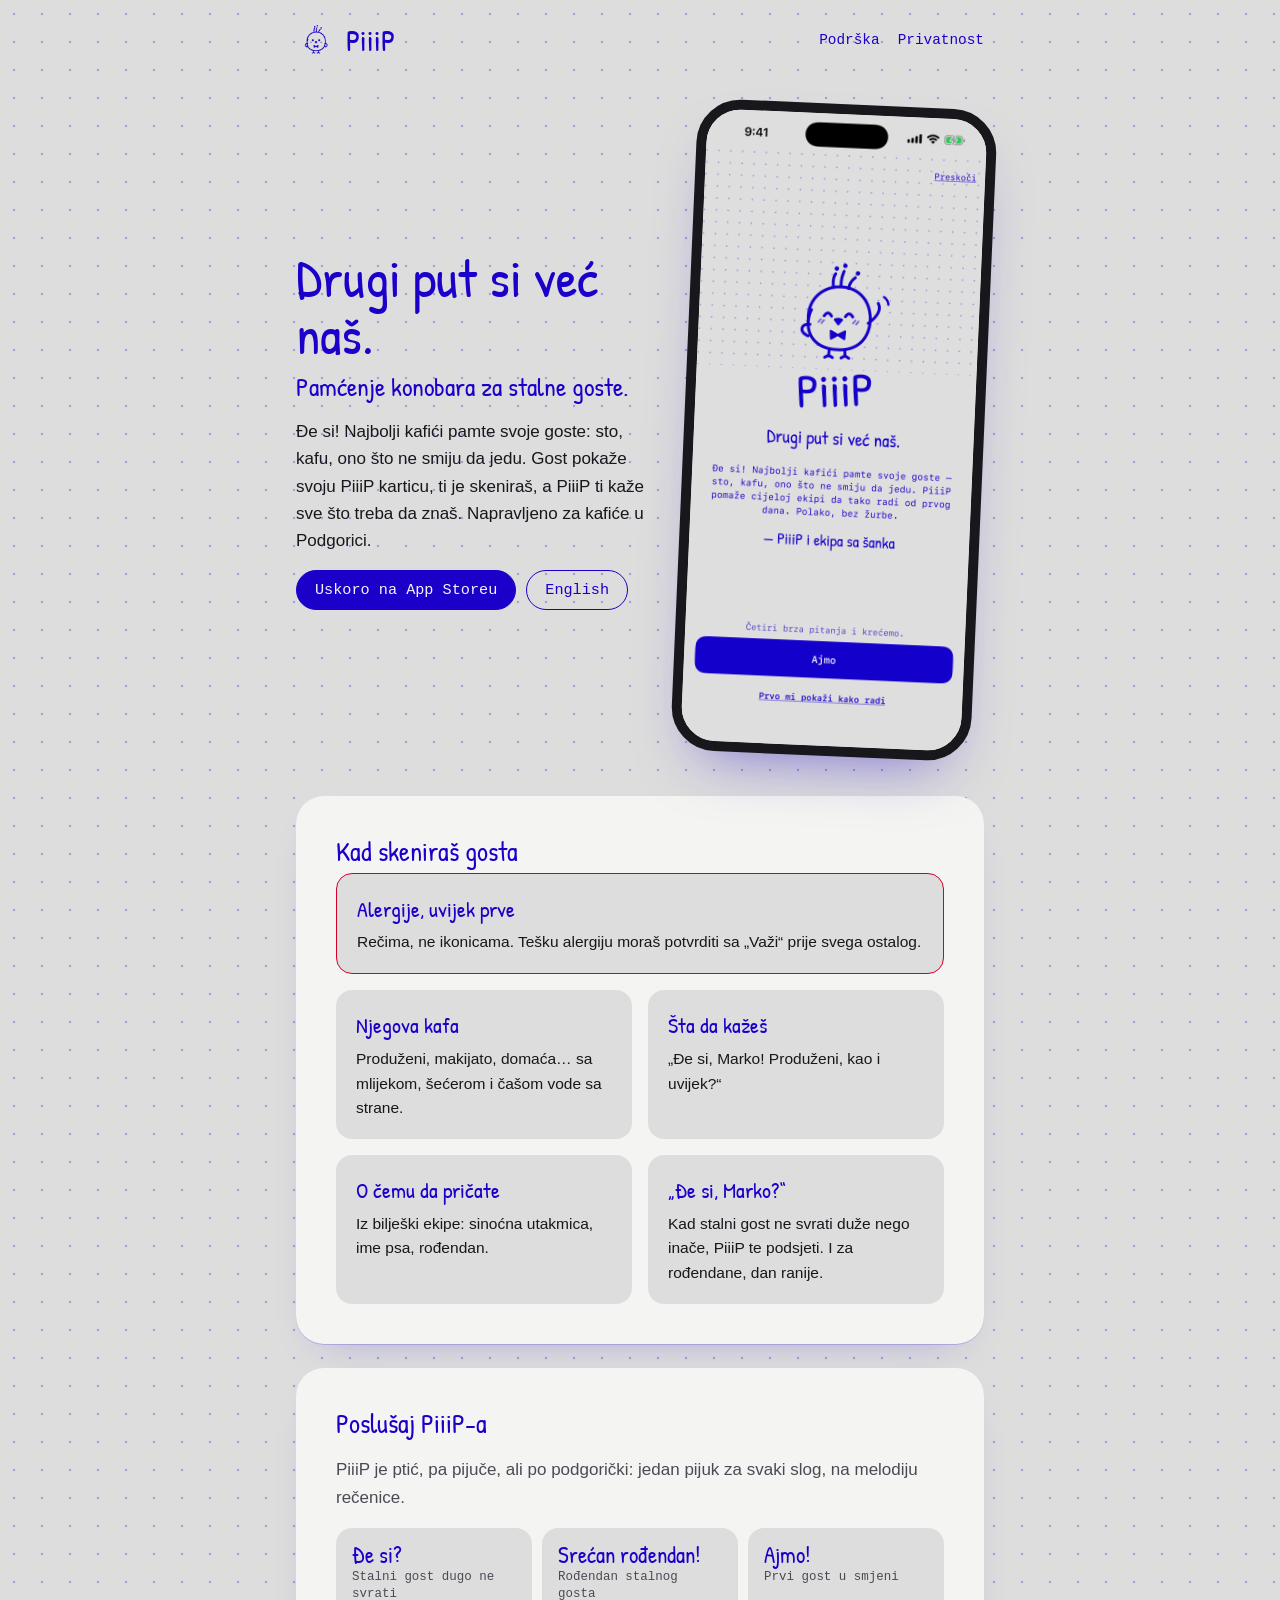
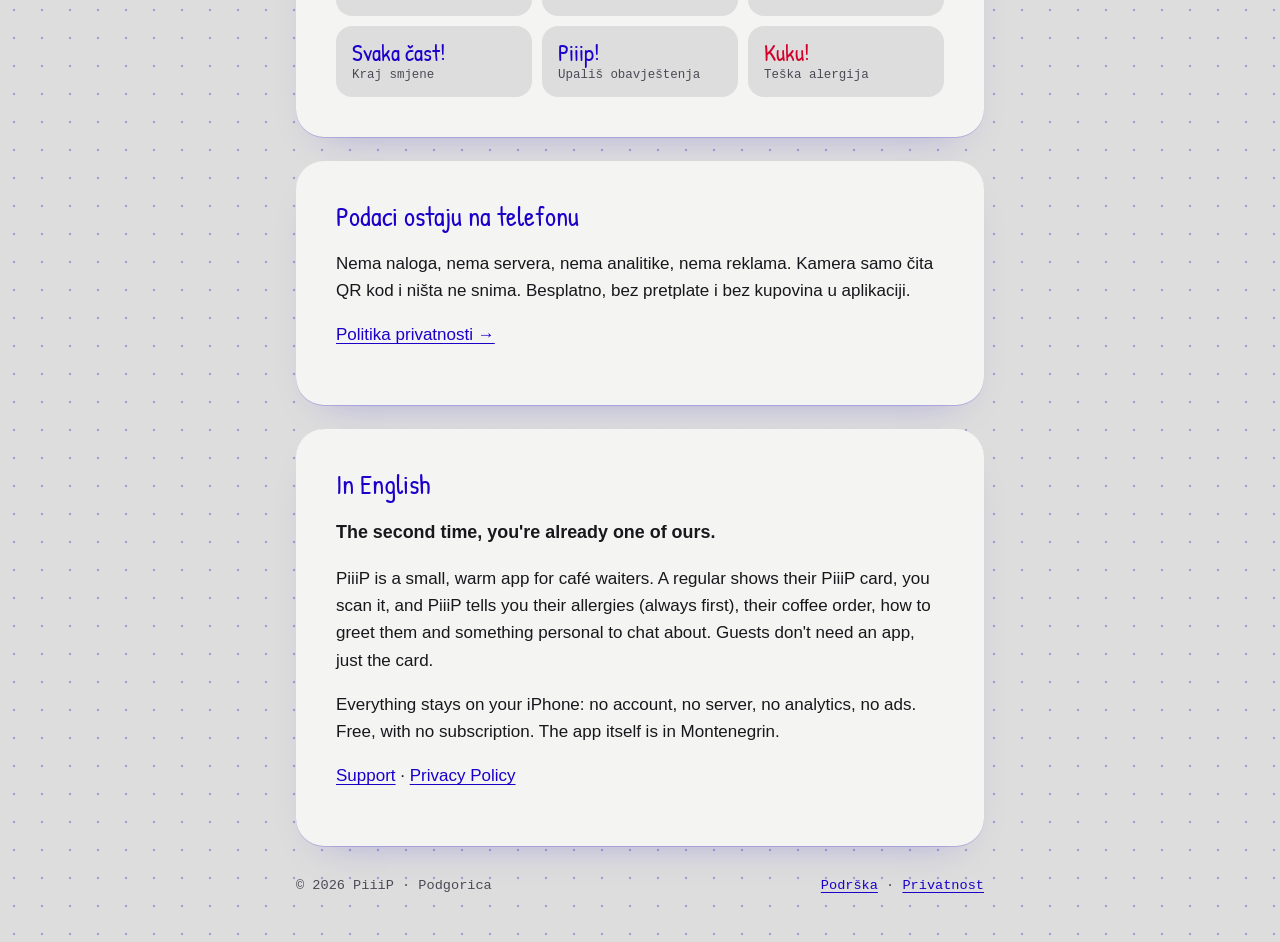
<file: index.html>
<!doctype html>
<html lang="sr-Latn-ME">
<head>
<meta charset="utf-8">
<meta name="viewport" content="width=device-width, initial-scale=1">
<title>PiiiP – Drugi put si već naš</title>
<meta name="description" content="PiiiP je mala aplikacija za konobare: skeniraš karticu stalnog gosta i znaš njegovu kafu, alergije i šta da ga pitaš. / A small app for waiters: scan a regular's card and know their coffee, allergies and what to chat about.">
<link rel="icon" type="image/png" href="assets/favicon.png">
<link rel="apple-touch-icon" href="assets/apple-touch-icon.png">
<link rel="preconnect" href="https://fonts.googleapis.com">
<link rel="preconnect" href="https://fonts.gstatic.com" crossorigin>
<link rel="stylesheet" href="https://fonts.googleapis.com/css2?family=Patrick+Hand&display=swap">
<link rel="stylesheet" href="assets/site.css">
</head>
<body>
<header class="site-head">
  <div class="wrap">
    <a class="brand" href="./"><img src="assets/icon.png" width="40" height="40" alt=""><span>PiiiP</span></a>
    <nav class="site-nav" aria-label="Glavni meni">
      <a href="support/">Podrška</a>
      <a href="privacy/">Privatnost</a>
    </nav>
  </div>
</header>

<main class="wrap">
  <section class="hero" aria-labelledby="hero-title">
    <div>
      <h1 id="hero-title">Drugi put si već naš.</h1>
      <p class="tagline">Pamćenje konobara za stalne goste.</p>
      <p>Đe si! Najbolji kafići pamte svoje goste: sto, kafu, ono što ne smiju da jedu. Gost pokaže svoju PiiiP karticu, ti je skeniraš, a PiiiP ti kaže sve što treba da znaš. Napravljeno za kafiće u Podgorici.</p>
      <div class="badge-row">
        <span class="pill solid">Uskoro na App Storeu</span>
        <a class="pill ghost" href="#en">English</a>
      </div>
    </div>
    <div class="phone">
      <img src="assets/screen-welcome.png" width="600" height="1303" alt="PiiiP, ptić sa leptir mašnom, na uvodnom ekranu: „Drugi put si već naš.“" fetchpriority="high">
    </div>
  </section>

  <section class="card" aria-labelledby="how-title">
    <h2 id="how-title" style="margin-top:0">Kad skeniraš gosta</h2>
    <ul class="features">
      <li><h3>Alergije, uvijek prve</h3><p>Rečima, ne ikonicama. Tešku alergiju moraš potvrditi sa „Važi“ prije svega ostalog.</p></li>
      <li><h3>Njegova kafa</h3><p>Produženi, makijato, domaća… sa mlijekom, šećerom i čašom vode sa strane.</p></li>
      <li><h3>Šta da kažeš</h3><p>„Đe si, Marko! Produženi, kao i uvijek?“</p></li>
      <li><h3>O čemu da pričate</h3><p>Iz bilješki ekipe: sinoćna utakmica, ime psa, rođendan.</p></li>
      <li><h3>„Đe si, Marko?“</h3><p>Kad stalni gost ne svrati duže nego inače, PiiiP te podsjeti. I za rođendane, dan ranije.</p></li>
    </ul>
  </section>

  <section class="card" aria-labelledby="hear-title">
    <h2 id="hear-title" style="margin-top:0">Poslušaj PiiiP-a</h2>
    <p class="soft">PiiiP je ptić, pa pijuče, ali po podgorički: jedan pijuk za svaki slog, na melodiju rečenice.</p>
    <div class="phrases">
      <button class="phrase" type="button" data-sound="dje-si"><span>Đe si?</span><small>Stalni gost dugo ne svrati</small></button>
      <button class="phrase" type="button" data-sound="rodjendan"><span>Srećan rođendan!</span><small>Rođendan stalnog gosta</small></button>
      <button class="phrase" type="button" data-sound="ajmo"><span>Ajmo!</span><small>Prvi gost u smjeni</small></button>
      <button class="phrase" type="button" data-sound="svaka-cast"><span>Svaka čast!</span><small>Kraj smjene</small></button>
      <button class="phrase" type="button" data-sound="piiip"><span>Piiip!</span><small>Upališ obavještenja</small></button>
      <button class="phrase alert" type="button" data-sound="kuku"><span>Kuku!</span><small>Teška alergija</small></button>
    </div>
  </section>

  <section class="card" aria-labelledby="data-title">
    <h2 id="data-title" style="margin-top:0">Podaci ostaju na telefonu</h2>
    <p>Nema naloga, nema servera, nema analitike, nema reklama. Kamera samo čita QR kod i ništa ne snima. Besplatno, bez pretplate i bez kupovina u aplikaciji.</p>
    <p><a href="privacy/">Politika privatnosti →</a></p>
  </section>

  <section id="en" class="card" lang="en" aria-labelledby="en-title">
    <h2 id="en-title" style="margin-top:0">In English</h2>
    <p class="lead">The second time, you're already one of ours.</p>
    <p>PiiiP is a small, warm app for café waiters. A regular shows their PiiiP card, you scan it, and PiiiP tells you their allergies (always first), their coffee order, how to greet them and something personal to chat about. Guests don't need an app, just the card.</p>
    <p>Everything stays on your iPhone: no account, no server, no analytics, no ads. Free, with no subscription. The app itself is in Montenegrin.</p>
    <p><a href="support/#en">Support</a> · <a href="privacy/#en">Privacy Policy</a></p>
  </section>
</main>

<footer class="site-foot">
  <div class="wrap">
    <span>© 2026 PiiiP · Podgorica</span>
    <span><a href="support/">Podrška</a> · <a href="privacy/">Privatnost</a></span>
  </div>
</footer>
<script>
  // Tap a phrase to hear it. One sound at a time; a second tap restarts it.
  (function () {
    var current = null;
    document.querySelectorAll('[data-sound]').forEach(function (button) {
      var audio = new Audio('assets/sounds/' + button.dataset.sound + '.m4a');
      audio.preload = 'none';
      audio.addEventListener('ended', function () { button.classList.remove('playing'); });
      button.addEventListener('click', function () {
        if (current && current !== audio) current.pause();
        document.querySelectorAll('.phrase.playing').forEach(function (b) { b.classList.remove('playing'); });
        current = audio;
        audio.currentTime = 0;
        audio.play().then(function () { button.classList.add('playing'); }).catch(function () {});
      });
    });
  })();
</script>
</body>
</html>
</file>
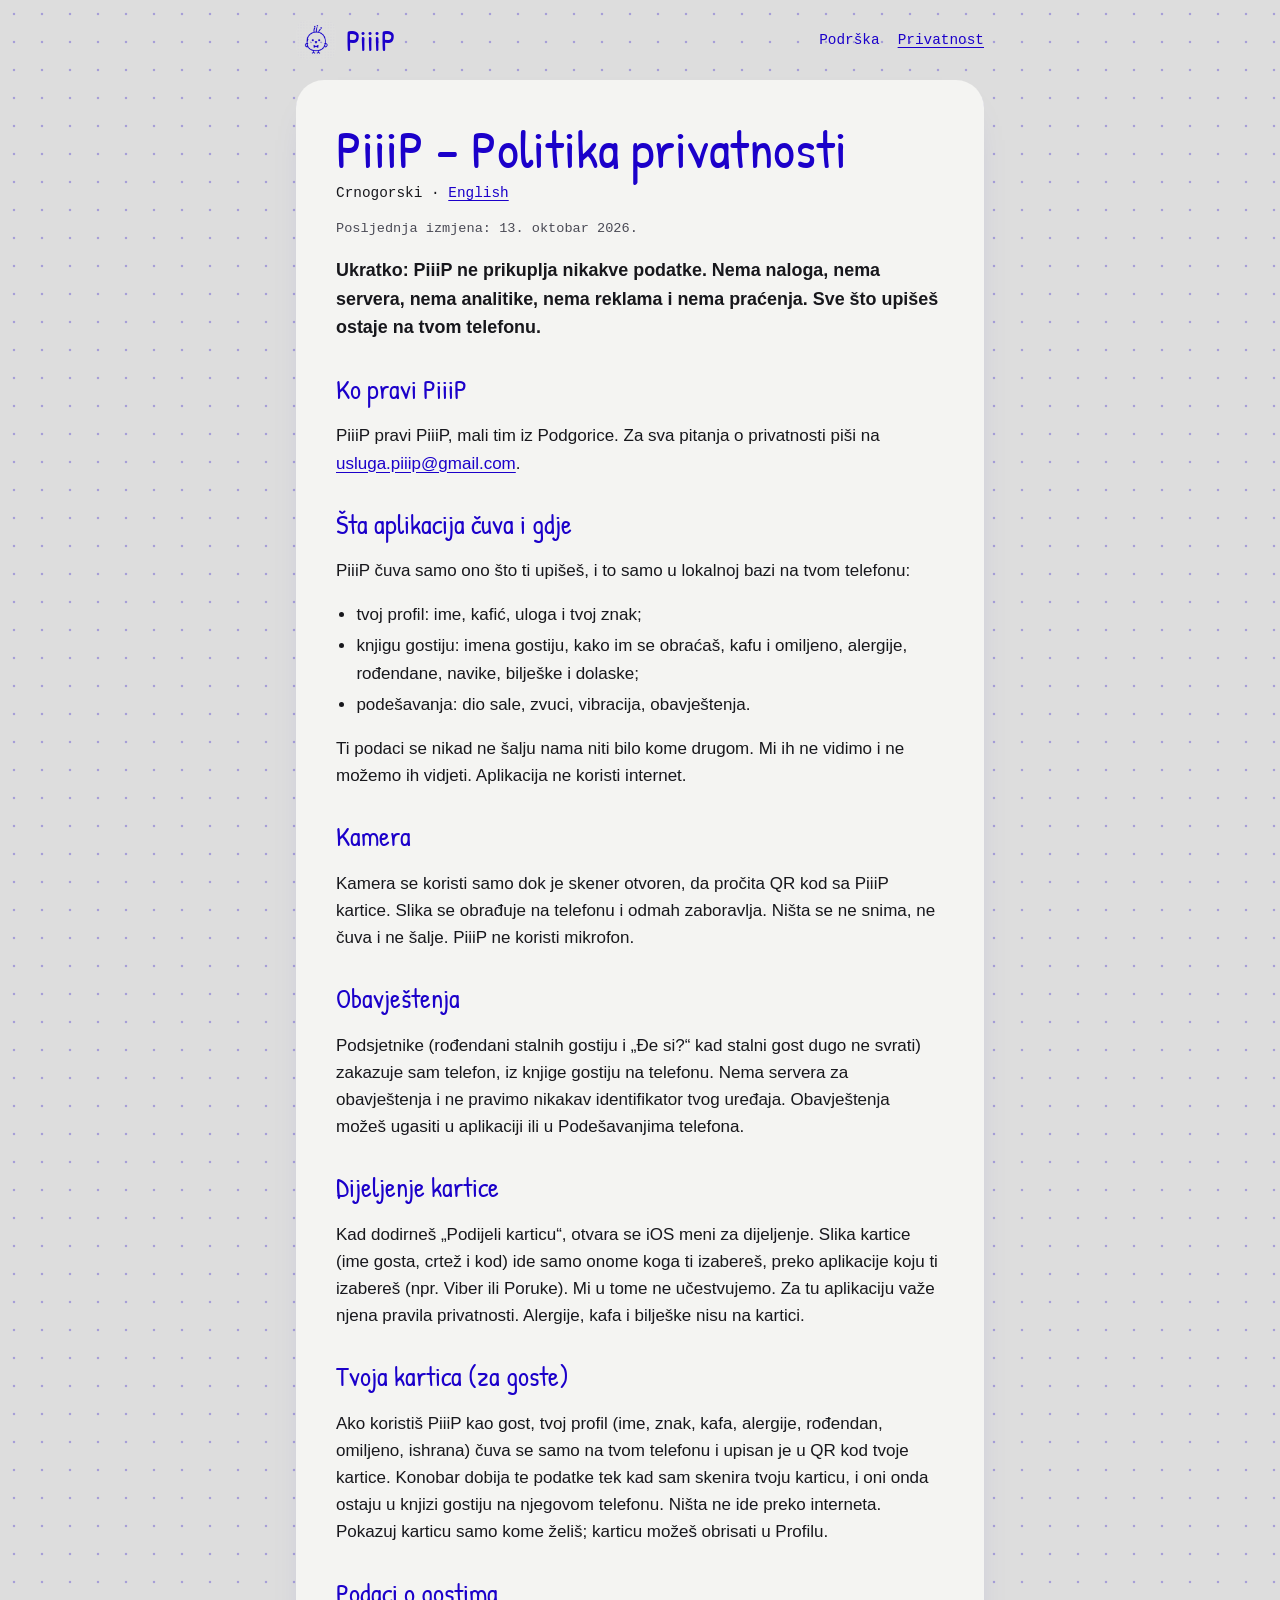
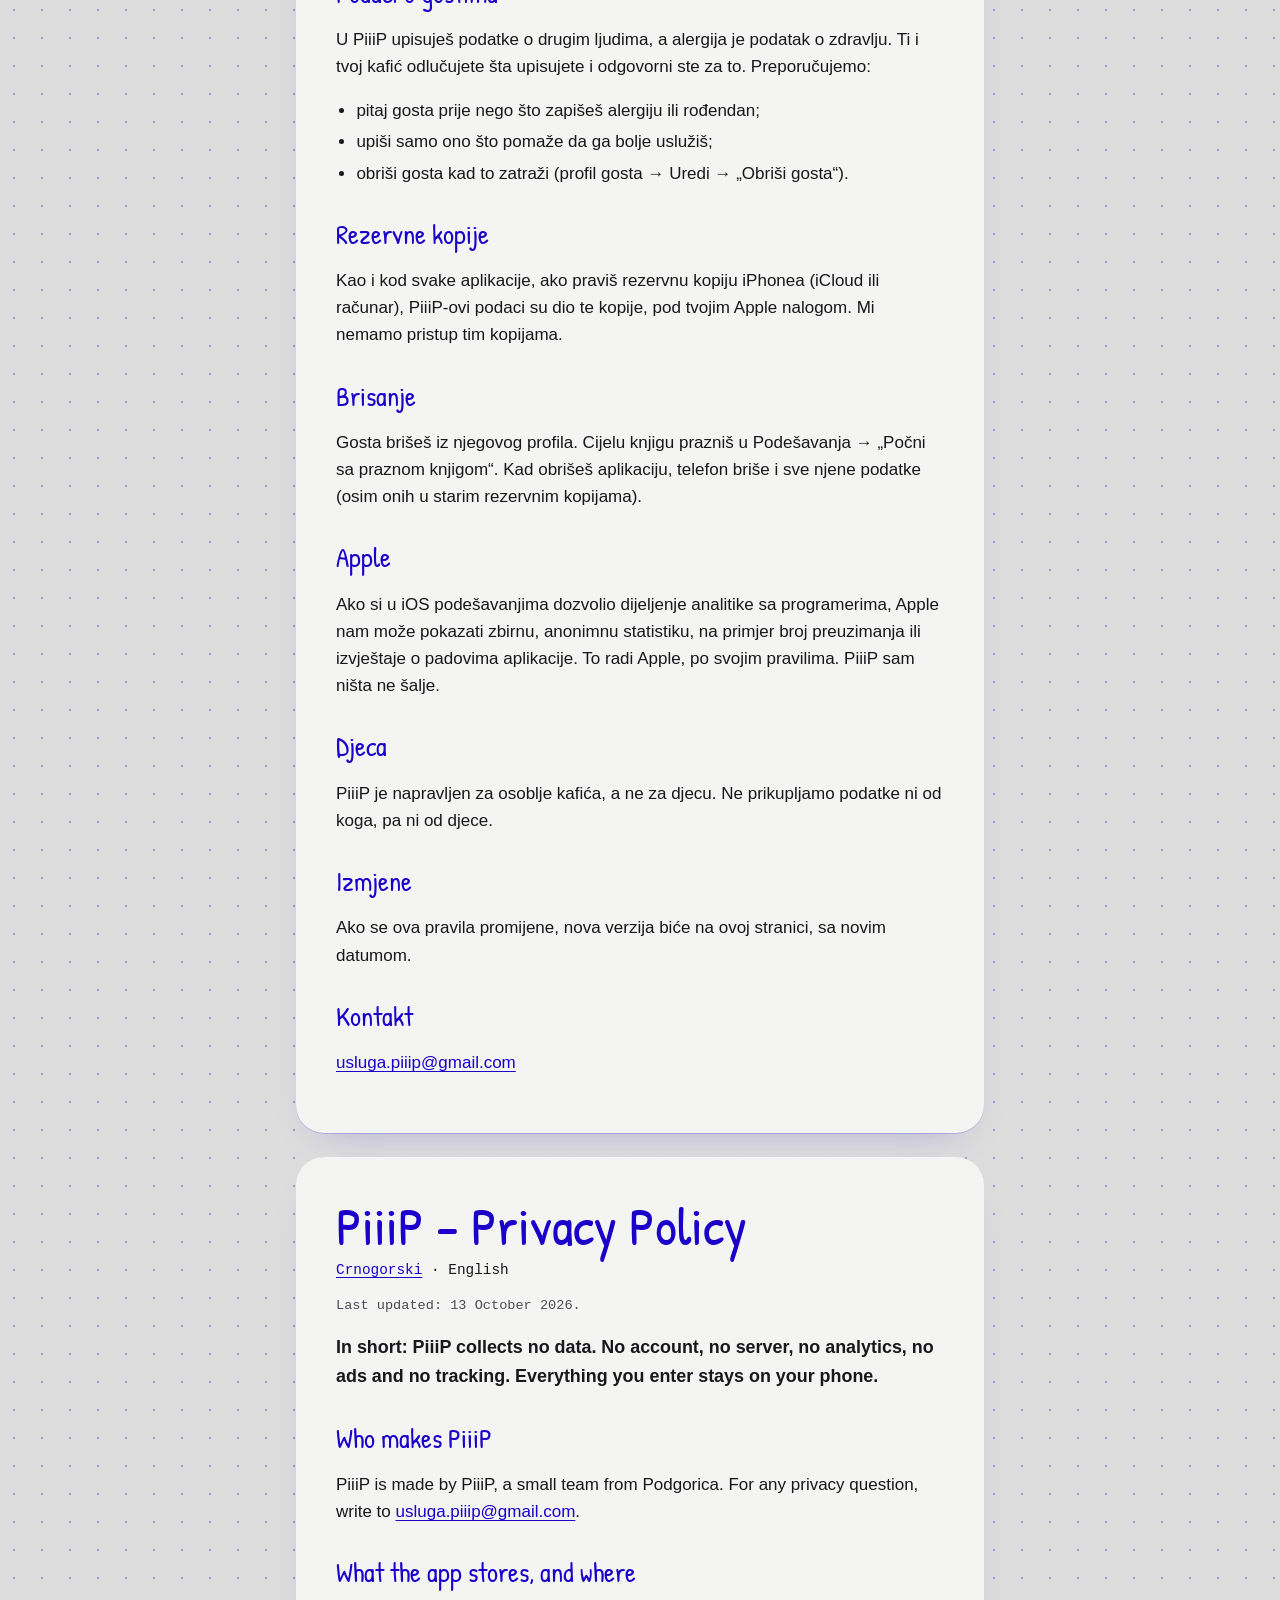
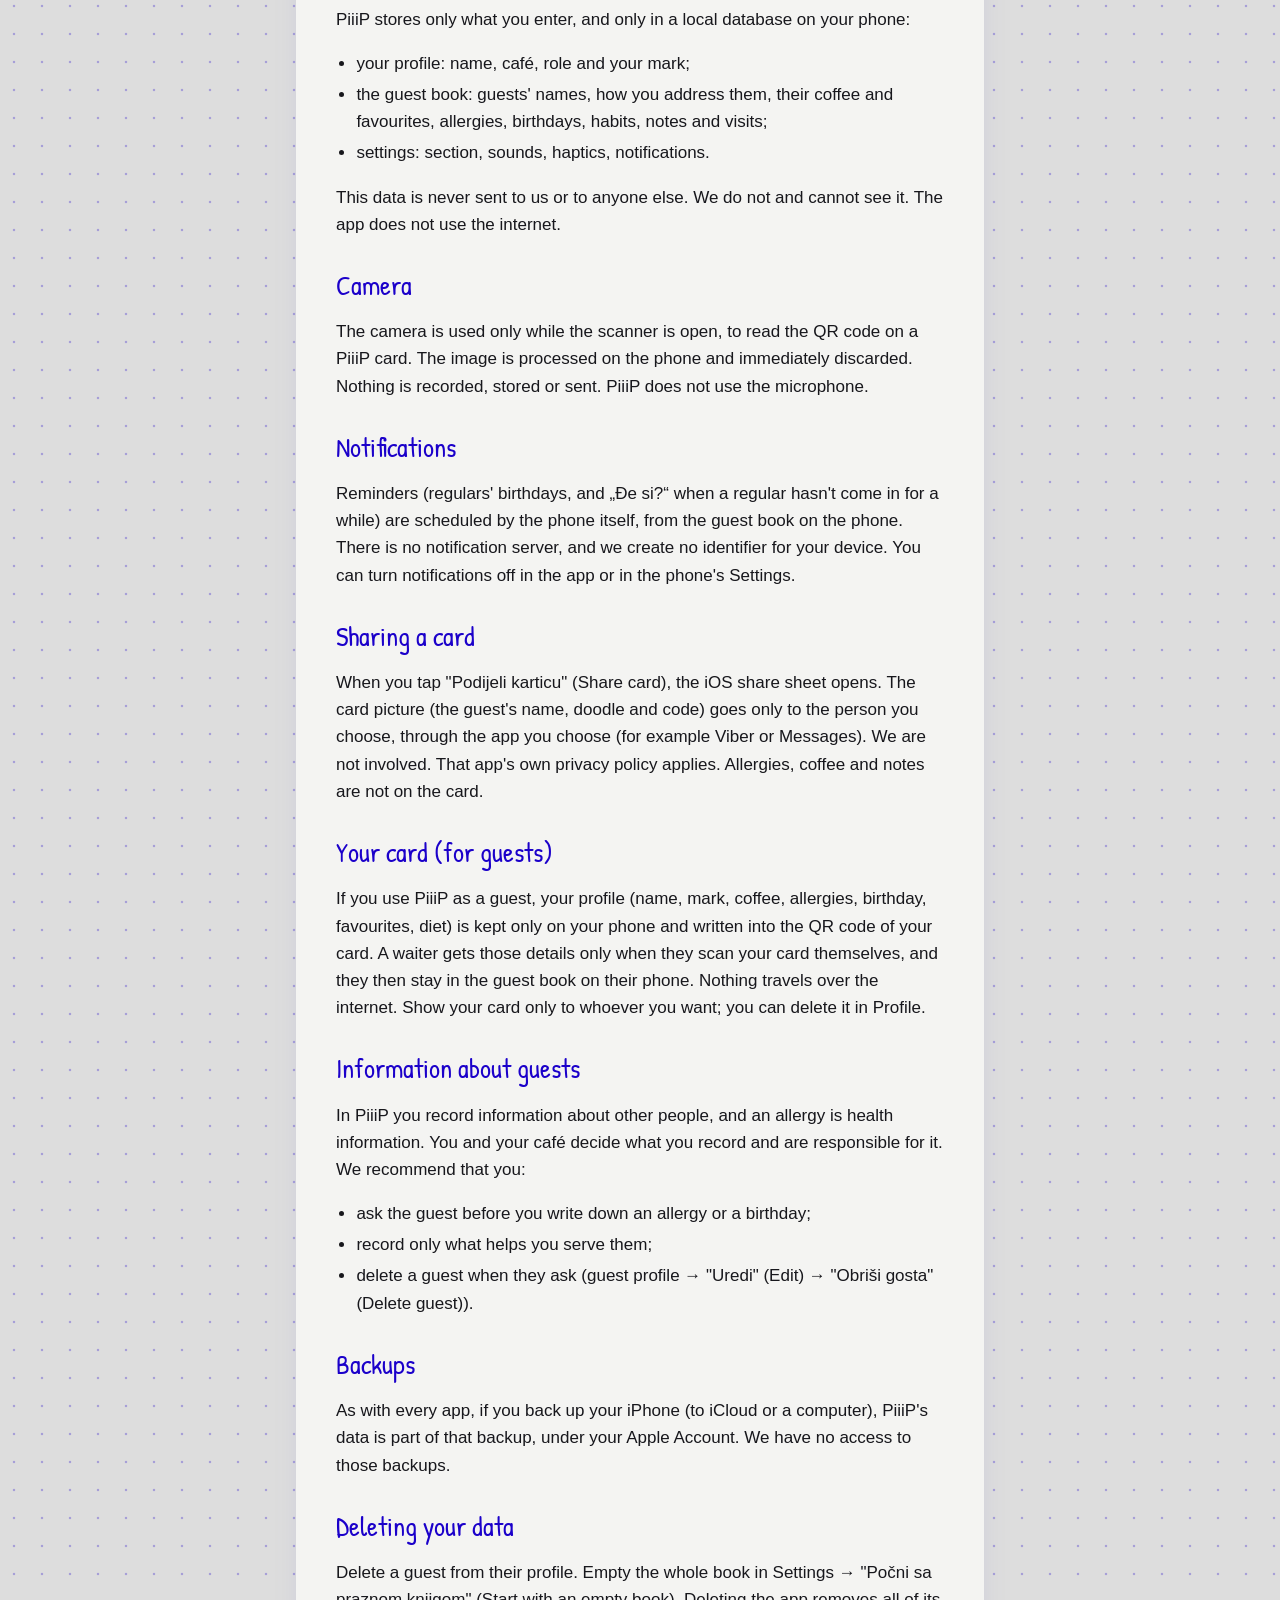
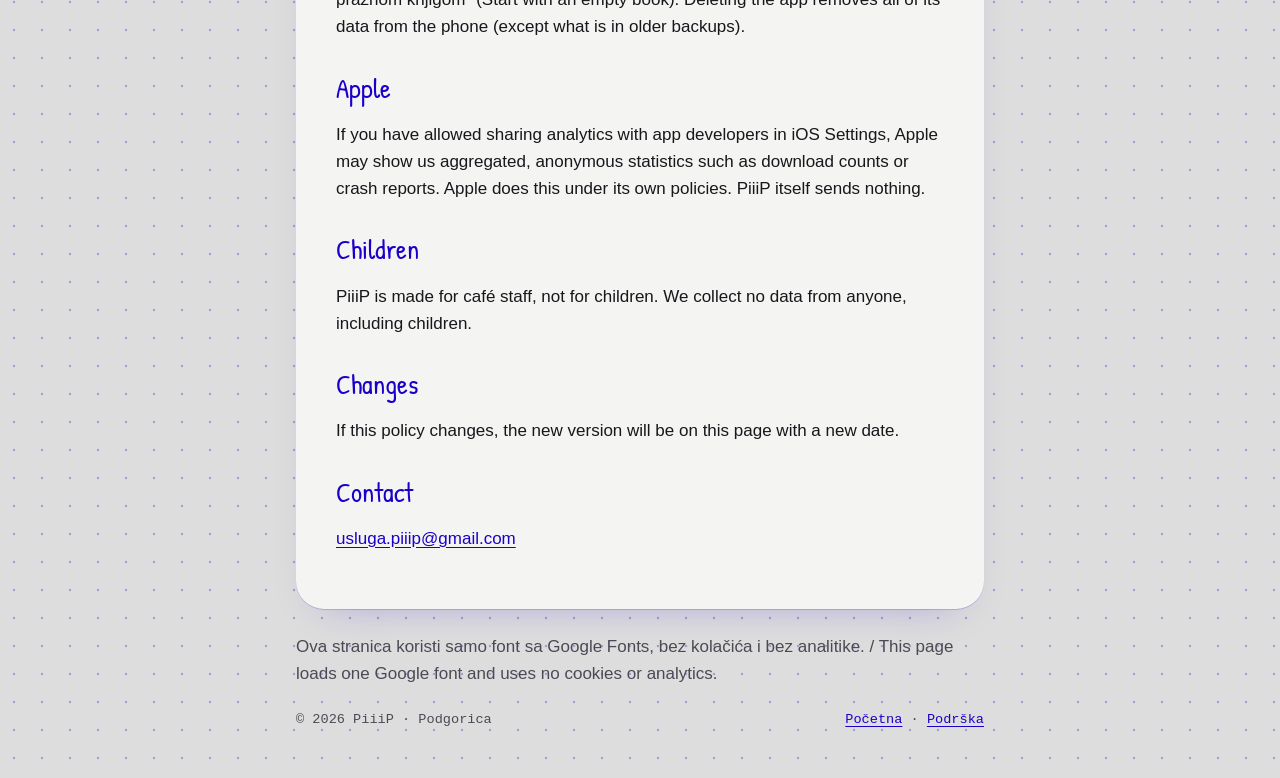
<file: privacy/index.html>
<!doctype html>
<html lang="sr-Latn-ME">
<head>
<meta charset="utf-8">
<meta name="viewport" content="width=device-width, initial-scale=1">
<title>PiiiP – Privatnost / Privacy</title>
<meta name="description" content="PiiiP politika privatnosti. PiiiP ne prikuplja podatke. / PiiiP privacy policy. PiiiP collects no data.">
<link rel="icon" type="image/png" href="../assets/favicon.png">
<link rel="apple-touch-icon" href="../assets/apple-touch-icon.png">
<link rel="preconnect" href="https://fonts.googleapis.com">
<link rel="preconnect" href="https://fonts.gstatic.com" crossorigin>
<link rel="stylesheet" href="https://fonts.googleapis.com/css2?family=Patrick+Hand&display=swap">
<link rel="stylesheet" href="../assets/site.css">
</head>
<body>
<header class="site-head">
  <div class="wrap">
    <a class="brand" href="../"><img src="../assets/icon.png" width="40" height="40" alt=""><span>PiiiP</span></a>
    <nav class="site-nav" aria-label="Glavni meni">
      <a href="../support/">Podrška</a>
      <a href="./" aria-current="page">Privatnost</a>
    </nav>
  </div>
</header>

<main class="wrap">
  <section id="me" class="card">
    <h1>PiiiP – Politika privatnosti</h1>
    <p class="lang-switch">Crnogorski · <a href="#en">English</a></p>
    <p class="meta">Posljednja izmjena: 13. oktobar 2026.</p>
    <p class="lead">Ukratko: PiiiP ne prikuplja nikakve podatke. Nema naloga, nema servera, nema analitike, nema reklama i nema praćenja. Sve što upišeš ostaje na tvom telefonu.</p>
    <h2>Ko pravi PiiiP</h2>
    <p>PiiiP pravi PiiiP, mali tim iz Podgorice. Za sva pitanja o privatnosti piši na <a href="mailto:usluga.piiip@gmail.com">usluga.piiip@gmail.com</a>.</p>
    <h2>Šta aplikacija čuva i gdje</h2>
    <p>PiiiP čuva samo ono što ti upišeš, i to samo u lokalnoj bazi na tvom telefonu:</p>
    <ul>
      <li>tvoj profil: ime, kafić, uloga i tvoj znak;</li>
      <li>knjigu gostiju: imena gostiju, kako im se obraćaš, kafu i omiljeno, alergije, rođendane, navike, bilješke i dolaske;</li>
      <li>podešavanja: dio sale, zvuci, vibracija, obavještenja.</li>
    </ul>
    <p>Ti podaci se nikad ne šalju nama niti bilo kome drugom. Mi ih ne vidimo i ne možemo ih vidjeti. Aplikacija ne koristi internet.</p>
    <h2>Kamera</h2>
    <p>Kamera se koristi samo dok je skener otvoren, da pročita QR kod sa PiiiP kartice. Slika se obrađuje na telefonu i odmah zaboravlja. Ništa se ne snima, ne čuva i ne šalje. PiiiP ne koristi mikrofon.</p>
    <h2>Obavještenja</h2>
    <p>Podsjetnike (rođendani stalnih gostiju i „Đe si?“ kad stalni gost dugo ne svrati) zakazuje sam telefon, iz knjige gostiju na telefonu. Nema servera za obavještenja i ne pravimo nikakav identifikator tvog uređaja. Obavještenja možeš ugasiti u aplikaciji ili u Podešavanjima telefona.</p>
    <h2>Dijeljenje kartice</h2>
    <p>Kad dodirneš „Podijeli karticu“, otvara se iOS meni za dijeljenje. Slika kartice (ime gosta, crtež i kod) ide samo onome koga ti izabereš, preko aplikacije koju ti izabereš (npr. Viber ili Poruke). Mi u tome ne učestvujemo. Za tu aplikaciju važe njena pravila privatnosti. Alergije, kafa i bilješke nisu na kartici.</p>
    <h2>Tvoja kartica (za goste)</h2>
    <p>Ako koristiš PiiiP kao gost, tvoj profil (ime, znak, kafa, alergije, rođendan, omiljeno, ishrana) čuva se samo na tvom telefonu i upisan je u QR kod tvoje kartice. Konobar dobija te podatke tek kad sam skenira tvoju karticu, i oni onda ostaju u knjizi gostiju na njegovom telefonu. Ništa ne ide preko interneta. Pokazuj karticu samo kome želiš; karticu možeš obrisati u Profilu.</p>
    <h2>Podaci o gostima</h2>
    <p>U PiiiP upisuješ podatke o drugim ljudima, a alergija je podatak o zdravlju. Ti i tvoj kafić odlučujete šta upisujete i odgovorni ste za to. Preporučujemo:</p>
    <ul>
      <li>pitaj gosta prije nego što zapišeš alergiju ili rođendan;</li>
      <li>upiši samo ono što pomaže da ga bolje uslužiš;</li>
      <li>obriši gosta kad to zatraži (profil gosta → Uredi → „Obriši gosta“).</li>
    </ul>
    <h2>Rezervne kopije</h2>
    <p>Kao i kod svake aplikacije, ako praviš rezervnu kopiju iPhonea (iCloud ili računar), PiiiP-ovi podaci su dio te kopije, pod tvojim Apple nalogom. Mi nemamo pristup tim kopijama.</p>
    <h2>Brisanje</h2>
    <p>Gosta brišeš iz njegovog profila. Cijelu knjigu prazniš u Podešavanja → „Počni sa praznom knjigom“. Kad obrišeš aplikaciju, telefon briše i sve njene podatke (osim onih u starim rezervnim kopijama).</p>
    <h2>Apple</h2>
    <p>Ako si u iOS podešavanjima dozvolio dijeljenje analitike sa programerima, Apple nam može pokazati zbirnu, anonimnu statistiku, na primjer broj preuzimanja ili izvještaje o padovima aplikacije. To radi Apple, po svojim pravilima. PiiiP sam ništa ne šalje.</p>
    <h2>Djeca</h2>
    <p>PiiiP je napravljen za osoblje kafića, a ne za djecu. Ne prikupljamo podatke ni od koga, pa ni od djece.</p>
    <h2>Izmjene</h2>
    <p>Ako se ova pravila promijene, nova verzija biće na ovoj stranici, sa novim datumom.</p>
    <h2>Kontakt</h2>
    <p><a href="mailto:usluga.piiip@gmail.com">usluga.piiip@gmail.com</a></p>
  </section>

  <section id="en" class="card" lang="en">
    <h1>PiiiP – Privacy Policy</h1>
    <p class="lang-switch"><a href="#me">Crnogorski</a> · English</p>
    <p class="meta">Last updated: 13 October 2026.</p>
    <p class="lead">In short: PiiiP collects no data. No account, no server, no analytics, no ads and no tracking. Everything you enter stays on your phone.</p>
    <h2>Who makes PiiiP</h2>
    <p>PiiiP is made by PiiiP, a small team from Podgorica. For any privacy question, write to <a href="mailto:usluga.piiip@gmail.com">usluga.piiip@gmail.com</a>.</p>
    <h2>What the app stores, and where</h2>
    <p>PiiiP stores only what you enter, and only in a local database on your phone:</p>
    <ul>
      <li>your profile: name, café, role and your mark;</li>
      <li>the guest book: guests' names, how you address them, their coffee and favourites, allergies, birthdays, habits, notes and visits;</li>
      <li>settings: section, sounds, haptics, notifications.</li>
    </ul>
    <p>This data is never sent to us or to anyone else. We do not and cannot see it. The app does not use the internet.</p>
    <h2>Camera</h2>
    <p>The camera is used only while the scanner is open, to read the QR code on a PiiiP card. The image is processed on the phone and immediately discarded. Nothing is recorded, stored or sent. PiiiP does not use the microphone.</p>
    <h2>Notifications</h2>
    <p>Reminders (regulars' birthdays, and „Đe si?“ when a regular hasn't come in for a while) are scheduled by the phone itself, from the guest book on the phone. There is no notification server, and we create no identifier for your device. You can turn notifications off in the app or in the phone's Settings.</p>
    <h2>Sharing a card</h2>
    <p>When you tap "Podijeli karticu" (Share card), the iOS share sheet opens. The card picture (the guest's name, doodle and code) goes only to the person you choose, through the app you choose (for example Viber or Messages). We are not involved. That app's own privacy policy applies. Allergies, coffee and notes are not on the card.</p>
    <h2>Your card (for guests)</h2>
    <p>If you use PiiiP as a guest, your profile (name, mark, coffee, allergies, birthday, favourites, diet) is kept only on your phone and written into the QR code of your card. A waiter gets those details only when they scan your card themselves, and they then stay in the guest book on their phone. Nothing travels over the internet. Show your card only to whoever you want; you can delete it in Profile.</p>
    <h2>Information about guests</h2>
    <p>In PiiiP you record information about other people, and an allergy is health information. You and your café decide what you record and are responsible for it. We recommend that you:</p>
    <ul>
      <li>ask the guest before you write down an allergy or a birthday;</li>
      <li>record only what helps you serve them;</li>
      <li>delete a guest when they ask (guest profile → "Uredi" (Edit) → "Obriši gosta" (Delete guest)).</li>
    </ul>
    <h2>Backups</h2>
    <p>As with every app, if you back up your iPhone (to iCloud or a computer), PiiiP's data is part of that backup, under your Apple Account. We have no access to those backups.</p>
    <h2>Deleting your data</h2>
    <p>Delete a guest from their profile. Empty the whole book in Settings → "Počni sa praznom knjigom" (Start with an empty book). Deleting the app removes all of its data from the phone (except what is in older backups).</p>
    <h2>Apple</h2>
    <p>If you have allowed sharing analytics with app developers in iOS Settings, Apple may show us aggregated, anonymous statistics such as download counts or crash reports. Apple does this under its own policies. PiiiP itself sends nothing.</p>
    <h2>Children</h2>
    <p>PiiiP is made for café staff, not for children. We collect no data from anyone, including children.</p>
    <h2>Changes</h2>
    <p>If this policy changes, the new version will be on this page with a new date.</p>
    <h2>Contact</h2>
    <p><a href="mailto:usluga.piiip@gmail.com">usluga.piiip@gmail.com</a></p>
  </section>
  <p class="soft">Ova stranica koristi samo font sa Google Fonts, bez kolačića i bez analitike. / This page loads one Google font and uses no cookies or analytics.</p>
</main>

<footer class="site-foot">
  <div class="wrap">
    <span>© 2026 PiiiP · Podgorica</span>
    <span><a href="../">Početna</a> · <a href="../support/">Podrška</a></span>
  </div>
</footer>
</body>
</html>
</file>
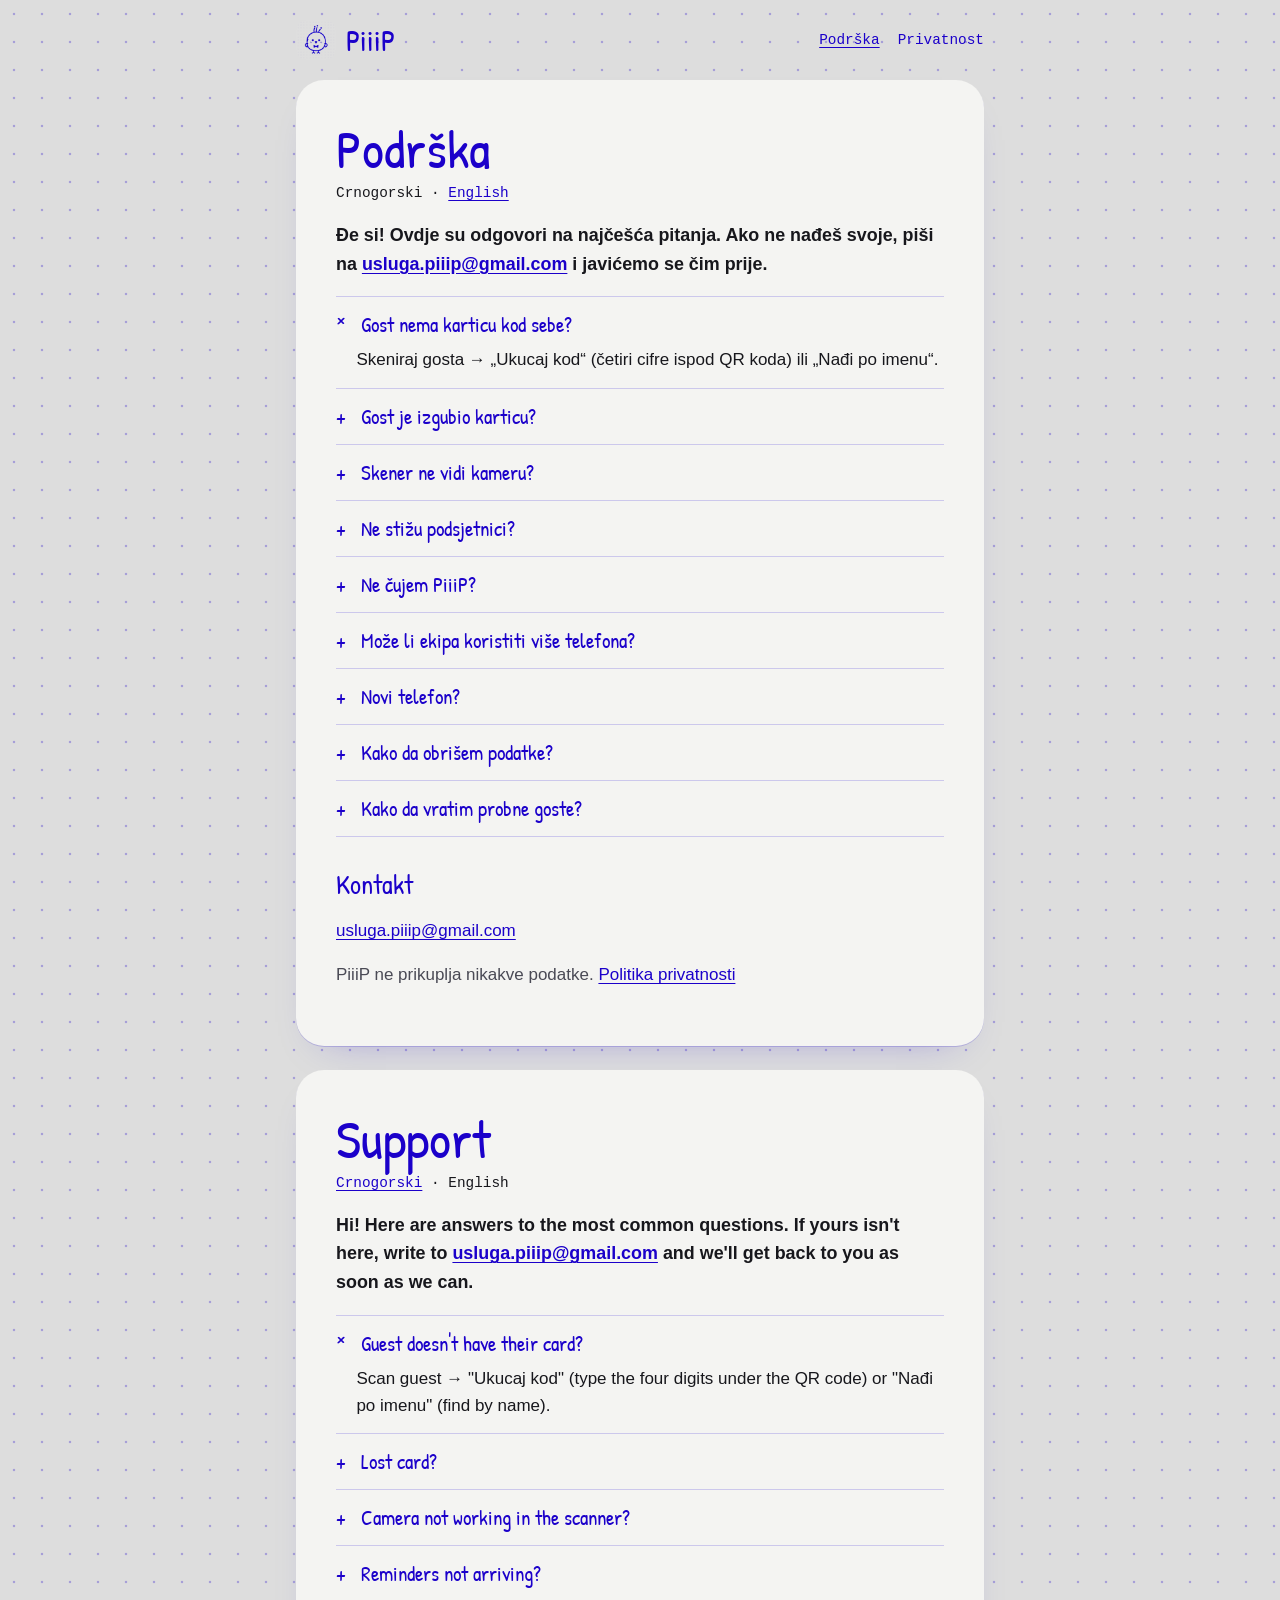
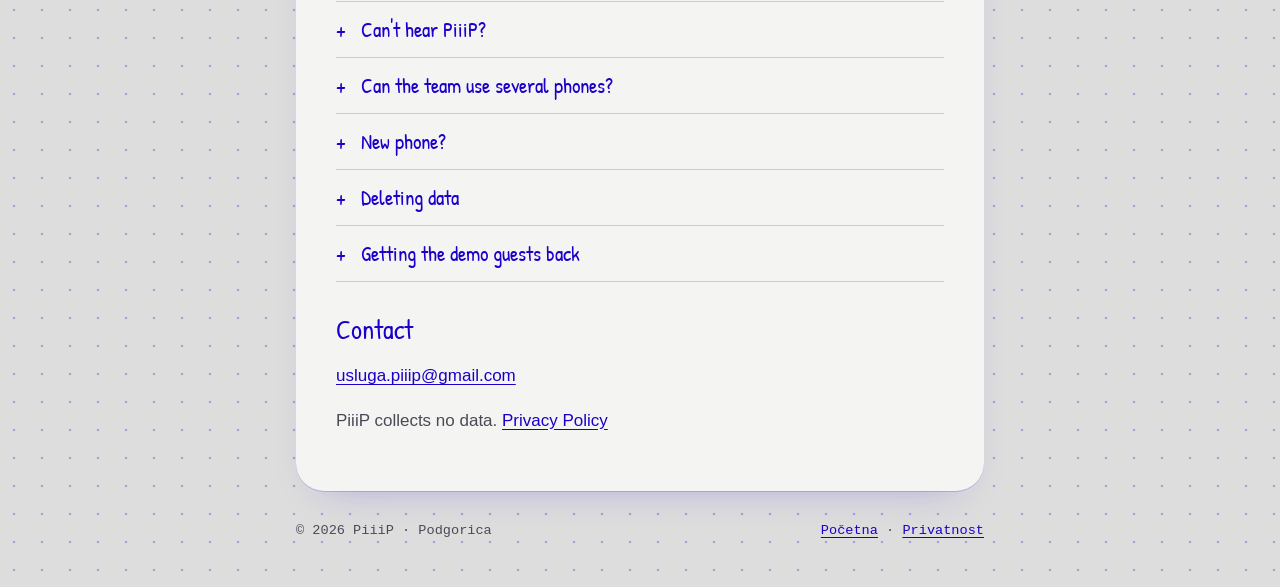
<file: support/index.html>
<!doctype html>
<html lang="sr-Latn-ME">
<head>
<meta charset="utf-8">
<meta name="viewport" content="width=device-width, initial-scale=1">
<title>PiiiP – Podrška / Support</title>
<meta name="description" content="PiiiP podrška: odgovori na najčešća pitanja i kontakt. / PiiiP support: common questions and contact.">
<link rel="icon" type="image/png" href="../assets/favicon.png">
<link rel="apple-touch-icon" href="../assets/apple-touch-icon.png">
<link rel="preconnect" href="https://fonts.googleapis.com">
<link rel="preconnect" href="https://fonts.gstatic.com" crossorigin>
<link rel="stylesheet" href="https://fonts.googleapis.com/css2?family=Patrick+Hand&display=swap">
<link rel="stylesheet" href="../assets/site.css">
</head>
<body>
<header class="site-head">
  <div class="wrap">
    <a class="brand" href="../"><img src="../assets/icon.png" width="40" height="40" alt=""><span>PiiiP</span></a>
    <nav class="site-nav" aria-label="Glavni meni">
      <a href="./" aria-current="page">Podrška</a>
      <a href="../privacy/">Privatnost</a>
    </nav>
  </div>
</header>

<main class="wrap">
  <section id="me" class="card">
    <h1>Podrška</h1>
    <p class="lang-switch">Crnogorski · <a href="#en">English</a></p>
    <p class="lead">Đe si! Ovdje su odgovori na najčešća pitanja. Ako ne nađeš svoje, piši na <a href="mailto:usluga.piiip@gmail.com">usluga.piiip@gmail.com</a> i javićemo se čim prije.</p>

    <details open><summary>Gost nema karticu kod sebe?</summary>
      <p>Skeniraj gosta → „Ukucaj kod“ (četiri cifre ispod QR koda) ili „Nađi po imenu“.</p></details>
    <details><summary>Gost je izgubio karticu?</summary>
      <p>Otvori gosta → „PiiiP kartica“ → „Nova kartica“. Stari kod prestaje da radi. Novu pošalji sa „Podijeli karticu“.</p></details>
    <details><summary>Skener ne vidi kameru?</summary>
      <p>Podešavanja telefona (Settings) → PiiiP → Kamera → uključi. Do tada skener nudi „Ukucaj kod“ i „Nađi po imenu“.</p></details>
    <details><summary>Ne stižu podsjetnici?</summary>
      <p>U PiiiP-u: Podešavanja → Obavještenja → „Rođendani gostiju“ uključeno. U Podešavanjima telefona: Obavještenja → PiiiP → dozvoljeno. Gost mora imati upisan rođendan. Za „Đe si?“ upali i „Stalni gosti koji fale“: gost mora imati bar 5 dolazaka da PiiiP zna koliko često svraća. „Probno obavještenje“ za 3 sekunde pokaže da li sve radi.</p></details>
    <details><summary>Ne čujem PiiiP?</summary>
      <p>Zvuci prate prekidač za tihi režim. Provjeri i Podešavanja → „Zvuci“.</p></details>
    <details><summary>Može li ekipa koristiti više telefona?</summary>
      <p>Ne. PiiiP namjerno nema server ni sinhronizaciju, pa je knjiga gostiju na jednom telefonu. Najbolje radi kao zajednički telefon na šanku.</p></details>
    <details><summary>Novi telefon?</summary>
      <p>PiiiP-ovi podaci prelaze sa ostalim aplikacijama kad preneseš podatke sa starog iPhonea ili vratiš iCloud rezervnu kopiju.</p></details>
    <details><summary>Kako da obrišem podatke?</summary>
      <p>Jednog gosta: profil → „Uredi“ → „Obriši gosta“. Sve goste: Podešavanja → „Počni sa praznom knjigom“. Sve: obriši aplikaciju.</p></details>
    <details><summary>Kako da vratim probne goste?</summary>
      <p>Podešavanja → „Vrati probne podatke“. Pažnja: to briše tvoje goste i bilješke i ponovo pokreće uvodnu turu.</p></details>

    <h2>Kontakt</h2>
    <p><a href="mailto:usluga.piiip@gmail.com">usluga.piiip@gmail.com</a></p>
    <p class="soft">PiiiP ne prikuplja nikakve podatke. <a href="../privacy/">Politika privatnosti</a></p>
  </section>

  <section id="en" class="card" lang="en">
    <h1>Support</h1>
    <p class="lang-switch"><a href="#me">Crnogorski</a> · English</p>
    <p class="lead">Hi! Here are answers to the most common questions. If yours isn't here, write to <a href="mailto:usluga.piiip@gmail.com">usluga.piiip@gmail.com</a> and we'll get back to you as soon as we can.</p>

    <details open><summary>Guest doesn't have their card?</summary>
      <p>Scan guest → "Ukucaj kod" (type the four digits under the QR code) or "Nađi po imenu" (find by name).</p></details>
    <details><summary>Lost card?</summary>
      <p>Open the guest → "PiiiP kartica" → "Nova kartica" (new card). The old code stops working. Send the new one with "Podijeli karticu" (share card).</p></details>
    <details><summary>Camera not working in the scanner?</summary>
      <p>iPhone Settings → PiiiP → Camera → on. Until then the scanner offers typing the code or finding the guest by name.</p></details>
    <details><summary>Reminders not arriving?</summary>
      <p>In PiiiP: Settings → Obavještenja → "Rođendani gostiju" on. In iPhone Settings: Notifications → PiiiP → allowed. The guest needs a birthday saved. For "Đe si?" also turn on "Stalni gosti koji fale": the guest needs at least 5 visits so PiiiP knows how often they come in. "Probno obavještenje" sends a test in 3 seconds.</p></details>
    <details><summary>Can't hear PiiiP?</summary>
      <p>The chirps follow the silent switch. Also check Settings → "Zvuci" (sounds).</p></details>
    <details><summary>Can the team use several phones?</summary>
      <p>No. PiiiP deliberately has no server or sync, so the guest book lives on one phone. It works best as a shared phone at the bar.</p></details>
    <details><summary>New phone?</summary>
      <p>PiiiP's data moves with your other apps when you transfer from your old iPhone or restore an iCloud backup.</p></details>
    <details><summary>Deleting data</summary>
      <p>One guest: profile → "Uredi" → "Obriši gosta". All guests: Settings → "Počni sa praznom knjigom". Everything: delete the app.</p></details>
    <details><summary>Getting the demo guests back</summary>
      <p>Settings → "Vrati probne podatke". Careful: this removes your own guests and notes and restarts onboarding.</p></details>

    <h2>Contact</h2>
    <p><a href="mailto:usluga.piiip@gmail.com">usluga.piiip@gmail.com</a></p>
    <p class="soft">PiiiP collects no data. <a href="../privacy/#en">Privacy Policy</a></p>
  </section>
</main>

<footer class="site-foot">
  <div class="wrap">
    <span>© 2026 PiiiP · Podgorica</span>
    <span><a href="../">Početna</a> · <a href="../privacy/">Privatnost</a></span>
  </div>
</footer>
</body>
</html>
</file>
<file: assets/site.css>
/* PiiiP site: grey paper, one cobalt ink, hand-lettered display. Same rules as the app. */
:root {
  --paper: #DDDDDD;
  --card: #F4F4F2;
  --ink: #1B00CA;
  --ink-soft: rgba(27, 0, 202, 0.55);
  --dot: rgba(27, 0, 202, 0.28);
  --text: #17171C;
  --soft: #4A4A55;
  --rule: rgba(27, 0, 202, 0.18);
  --todo-bg: #FFF3B0;
  --todo-text: #3A3000;

  --font-hand: "Patrick Hand", "Comic Sans MS", cursive;
  --font-body: -apple-system, BlinkMacSystemFont, "Segoe UI", Roboto, "Helvetica Neue", Arial, sans-serif;
  --font-mono: ui-monospace, "SF Mono", Menlo, Consolas, monospace;

  --radius-tile: 16px;
  --radius-card: 28px;
  --ease-out: cubic-bezier(0.16, 1, 0.3, 1);
  color-scheme: light dark;
}

@media (prefers-color-scheme: dark) {
  :root:not([data-theme="light"]) {
    --paper: #14141A;
    --card: #1E1E26;
    --ink: #A9A0FF;
    --ink-soft: rgba(169, 160, 255, 0.6);
    --dot: rgba(169, 160, 255, 0.22);
    --text: #EDEDF2;
    --soft: #B4B4C0;
    --rule: rgba(169, 160, 255, 0.22);
    --todo-bg: #4A4000;
    --todo-text: #FFF3B0;
  }
}

* { box-sizing: border-box; }

body {
  margin: 0;
  background-color: var(--paper);
  background-image: radial-gradient(var(--dot) 1.4px, transparent 1.6px);
  background-size: 28px 28px;
  color: var(--text);
  font: 17px/1.6 var(--font-body);
  -webkit-font-smoothing: antialiased;
}

a { color: var(--ink); text-underline-offset: 3px; }
a:hover { text-decoration-thickness: 2px; }
a:focus-visible { outline: 2px solid var(--ink); outline-offset: 3px; border-radius: 4px; }

.wrap { max-width: 720px; margin: 0 auto; padding: 0 16px; }

/* Header */
.site-head { padding: 20px 0; }
.site-head .wrap { display: flex; align-items: center; justify-content: space-between; gap: 16px; }
.brand { display: flex; align-items: center; gap: 10px; text-decoration: none; }
.brand img { width: 40px; height: 40px; border-radius: 10px; }
.brand span { font: 1.9rem/1 var(--font-hand); color: var(--ink); }
.site-nav { display: flex; gap: 18px; font: 0.9rem var(--font-mono); }
.site-nav a { text-decoration: none; }
.site-nav a[aria-current="page"] { text-decoration: underline; }

/* Cards */
.card {
  background: var(--card);
  border-radius: var(--radius-card);
  padding: 32px 24px;
  margin-bottom: 24px;
  box-shadow: 0 1px 0 var(--rule), 0 18px 40px -28px rgba(27, 0, 202, 0.35);
}
@media (min-width: 600px) { .card { padding: 40px 40px; } }

h1, h2, h3 { font-family: var(--font-hand); color: var(--ink); font-weight: 400; }
h1 { font-size: clamp(2.4rem, 1.6rem + 3vw, 3.4rem); line-height: 1.05; margin: 0 0 8px; }
h2 { font-size: 1.7rem; line-height: 1.15; margin: 32px 0 6px; }
h3 { font-size: 1.35rem; margin: 24px 0 4px; }

.meta { font: 0.85rem var(--font-mono); color: var(--soft); margin: 0 0 20px; }
.lead { font-size: 1.12rem; font-weight: 600; }
.soft { color: var(--soft); }
ul { padding-left: 1.2em; }
li + li { margin-top: 4px; }

.lang-switch { font: 0.9rem var(--font-mono); margin: 8px 0 20px; }

.todo { background: var(--todo-bg); color: var(--todo-text); padding: 0 4px; border-radius: 4px; }

/* Landing */
.hero { display: grid; gap: 32px; align-items: center; padding: 24px 0 40px; }
@media (min-width: 720px) { .hero { grid-template-columns: 1.15fr 0.85fr; } }
.hero .tagline { font: 1.6rem/1.2 var(--font-hand); color: var(--ink); margin: 0 0 16px; }
.hero p { margin: 0 0 16px; }
.phone {
  justify-self: center;
  width: min(300px, 80vw);
  aspect-ratio: 600 / 1303;
  border-radius: 44px;
  border: 10px solid #17171C;
  overflow: hidden;
  background: var(--card);
  transform: rotate(2.5deg);
  box-shadow: 0 30px 60px -30px rgba(27, 0, 202, 0.5);
  transition: transform 500ms var(--ease-out);
}
.phone:hover { transform: rotate(0deg) translateY(-4px); }
.phone img { width: 100%; height: 100%; display: block; object-fit: cover; }

.badge-row { display: flex; flex-wrap: wrap; gap: 10px; margin-top: 8px; }
.pill {
  display: inline-block;
  padding: 10px 18px;
  border-radius: 999px;
  font: 0.95rem var(--font-mono);
  text-decoration: none;
  border: 1.5px solid var(--ink);
  transition: transform 150ms var(--ease-out), background-color 150ms;
}
.pill:active { transform: scale(0.97); }
.pill.solid { background: var(--ink); color: var(--card); }
.pill.solid:hover { background: var(--text); border-color: var(--text); }
.pill.ghost:hover { background: var(--rule); }

.features { display: grid; gap: 16px; margin: 0; padding: 0; list-style: none; }
@media (min-width: 600px) { .features { grid-template-columns: 1fr 1fr; } }
.features li { background: var(--paper); border-radius: var(--radius-tile); padding: 18px 20px; margin: 0; }
.features li:first-child { grid-column: 1 / -1; border: 1.5px solid #D2002A; }
.features h3 { margin: 0 0 4px; }
.features p { margin: 0; font-size: 0.97rem; }

/* Phrasebook: tap to hear PiiiP */
.phrases { display: grid; grid-template-columns: repeat(auto-fill, minmax(150px, 1fr)); gap: 10px; margin-top: 16px; }
.phrase {
  display: flex; flex-direction: column; align-items: flex-start; gap: 2px;
  padding: 14px 16px; border: 0; border-radius: var(--radius-tile);
  background: var(--paper); color: var(--ink); text-align: left; cursor: pointer;
  font: inherit; transition: transform 150ms var(--ease-out), box-shadow 200ms var(--ease-out);
}
.phrase span { font: 1.45rem/1.1 var(--font-hand); }
.phrase small { font: 0.78rem/1.3 var(--font-mono); color: var(--soft); }
.phrase:hover { box-shadow: inset 0 0 0 1.5px var(--ink); }
.phrase:active { transform: scale(0.97); }
.phrase:focus-visible { outline: 2px solid var(--ink); outline-offset: 3px; }
.phrase.playing { background: var(--ink); }
.phrase.playing span, .phrase.playing small { color: var(--card); }
.phrase.alert span { color: #D2002A; }
.phrase.alert.playing { background: #D2002A; }

/* FAQ */
details { border-top: 1px solid var(--rule); padding: 14px 0; }
details:last-of-type { border-bottom: 1px solid var(--rule); }
summary { cursor: pointer; font: 1.3rem/1.3 var(--font-hand); color: var(--ink); list-style: none; }
summary::-webkit-details-marker { display: none; }
summary::before { content: "+"; display: inline-block; width: 1.2em; transition: transform 200ms var(--ease-out); }
details[open] summary::before { transform: rotate(45deg); }
details p { margin: 8px 0 0 1.2em; }

/* Footer */
.site-foot { padding: 8px 0 48px; font: 0.85rem var(--font-mono); color: var(--soft); }
.site-foot .wrap { display: flex; flex-wrap: wrap; gap: 8px 20px; justify-content: space-between; }

@media (prefers-reduced-motion: reduce) {
  *, *::before { transition: none !important; }
  .phone { transform: none; }
}
</file>
